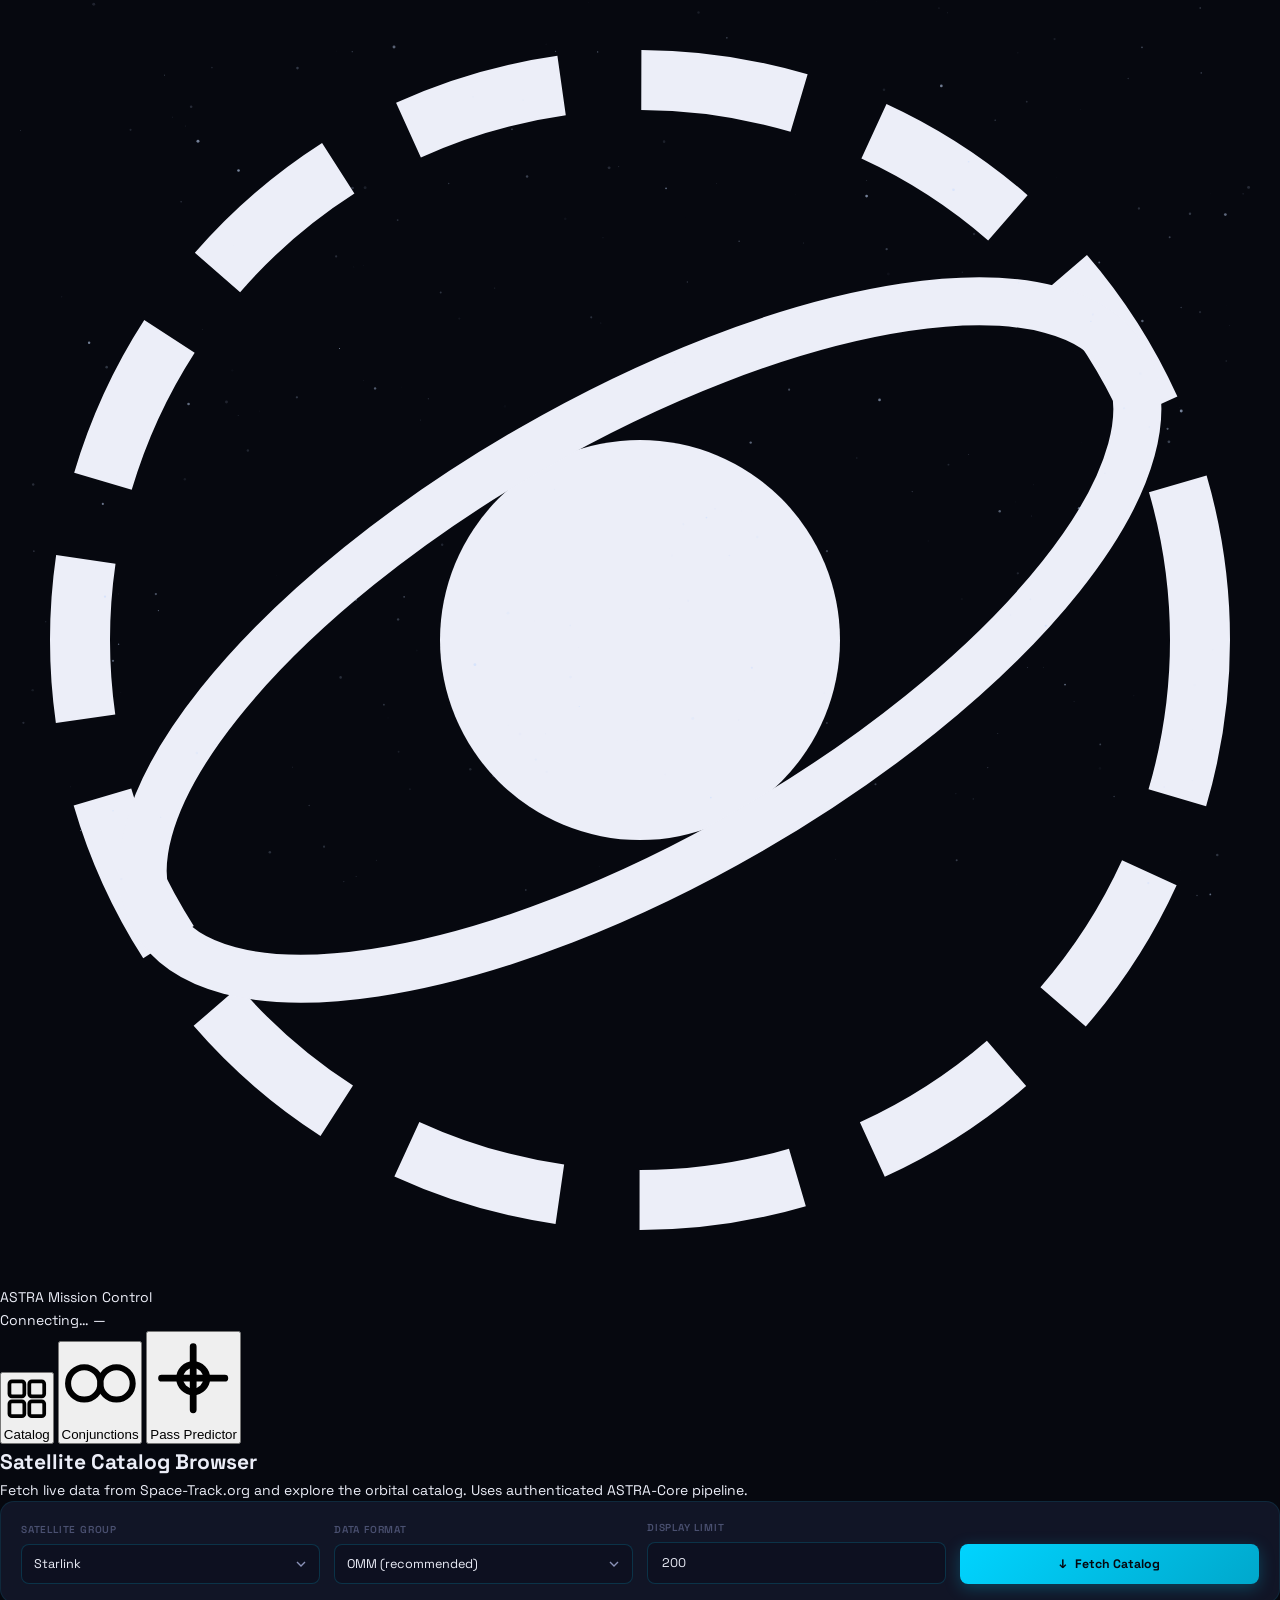
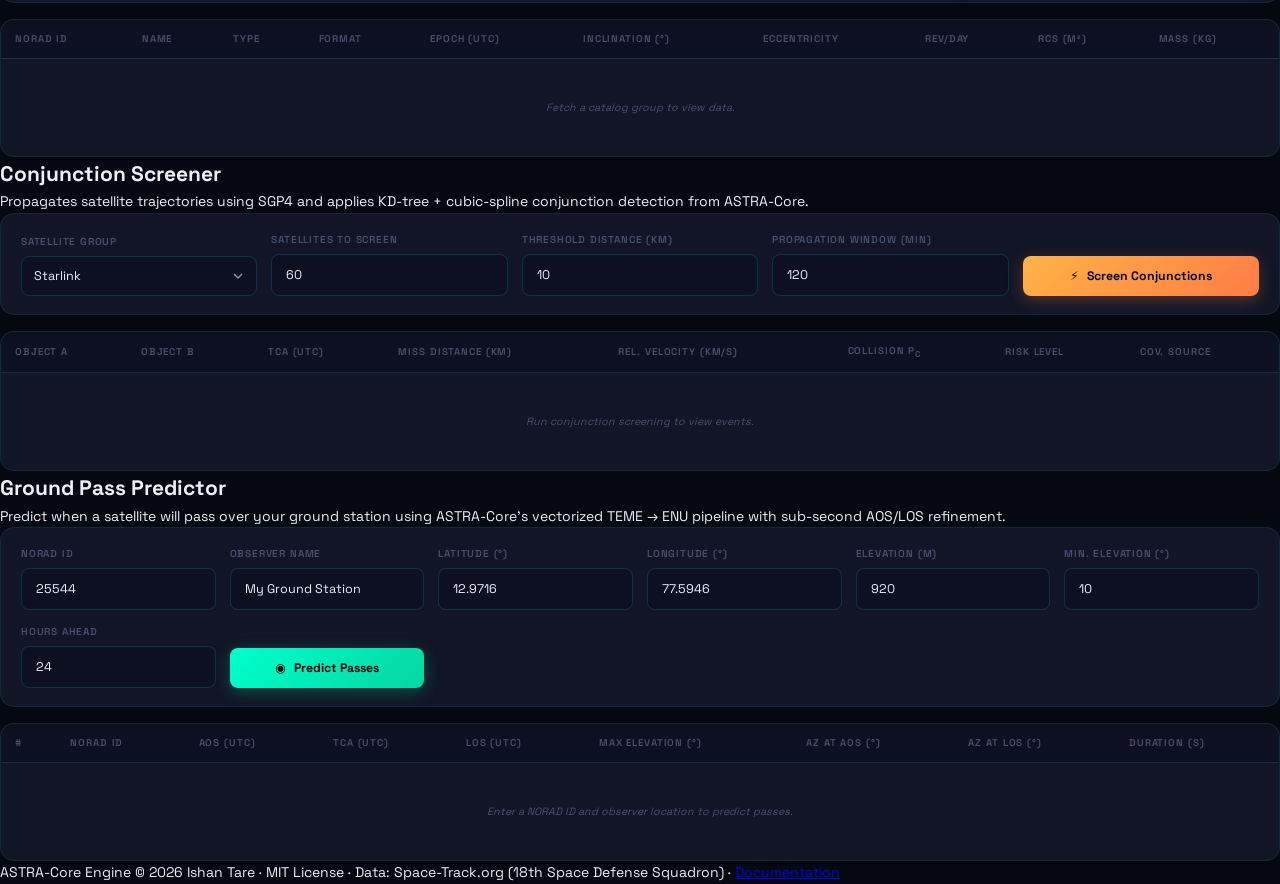
<file: templates/index.html>
<!DOCTYPE html>
<html lang="en">
<head>
  <meta charset="UTF-8" />
  <meta name="viewport" content="width=device-width, initial-scale=1.0" />
  <meta name="description" content="ASTRA Mission Control — Live Space Situational Awareness powered by the ASTRA-Core physics engine and Space-Track.org data." />
  <title>ASTRA · Mission Control</title>

  <!-- Google Fonts -->
  <link rel="preconnect" href="https://fonts.googleapis.com" />
  <link rel="preconnect" href="https://fonts.gstatic.com" crossorigin />
  <link href="https://fonts.googleapis.com/css2?family=Space+Grotesk:wght@300;400;500;600;700&family=JetBrains+Mono:wght@400;500&display=swap" rel="stylesheet" />

  <link rel="stylesheet" href="/static/style.css" />
</head>
<body>

  <!-- ════════ STAR FIELD CANVAS ════════ -->
  <canvas id="starfield"></canvas>

  <!-- ════════ TOP NAV ════════ -->
  <header class="topbar">
    <div class="topbar-brand">
      <svg class="brand-icon" viewBox="0 0 32 32" fill="none" xmlns="http://www.w3.org/2000/svg">
        <circle cx="16" cy="16" r="14" stroke="currentColor" stroke-width="1.5" stroke-dasharray="4 2"/>
        <circle cx="16" cy="16" r="5" fill="currentColor"/>
        <ellipse cx="16" cy="16" rx="14" ry="5.5" stroke="currentColor" stroke-width="1.2" transform="rotate(-30 16 16)"/>
      </svg>
      <span class="brand-name">ASTRA</span>
      <span class="brand-sub">Mission Control</span>
    </div>

    <div class="topbar-status" id="statusBar">
      <span class="status-dot" id="statusDot"></span>
      <span id="statusText">Connecting…</span>
      <span class="version-badge" id="versionBadge">—</span>
    </div>

    <nav class="topbar-nav">
      <button class="nav-btn active" data-tab="catalog" id="navCatalog">
        <svg viewBox="0 0 20 20" fill="none"><rect x="3" y="3" width="6" height="6" rx="1" stroke="currentColor" stroke-width="1.5"/><rect x="11" y="3" width="6" height="6" rx="1" stroke="currentColor" stroke-width="1.5"/><rect x="3" y="11" width="6" height="6" rx="1" stroke="currentColor" stroke-width="1.5"/><rect x="11" y="11" width="6" height="6" rx="1" stroke="currentColor" stroke-width="1.5"/></svg>
        Catalog
      </button>
      <button class="nav-btn" data-tab="conjunctions" id="navConjunctions">
        <svg viewBox="0 0 20 20" fill="none"><circle cx="6" cy="10" r="4" stroke="currentColor" stroke-width="1.5"/><circle cx="14" cy="10" r="4" stroke="currentColor" stroke-width="1.5"/></svg>
        Conjunctions
      </button>
      <button class="nav-btn" data-tab="passes" id="navPasses">
        <svg viewBox="0 0 20 20" fill="none"><path d="M10 3 L10 17 M3 10 L17 10" stroke="currentColor" stroke-width="1.5" stroke-linecap="round"/><circle cx="10" cy="10" r="3" stroke="currentColor" stroke-width="1.5"/></svg>
        Pass Predictor
      </button>
    </nav>
  </header>

  <!-- ════════ MAIN CONTENT ════════ -->
  <main class="main">

    <!-- ── TAB: CATALOG ── -->
    <section class="tab-panel active" id="tabCatalog">
      <div class="panel-header">
        <h1 class="panel-title">Satellite Catalog Browser</h1>
        <p class="panel-sub">Fetch live data from Space-Track.org and explore the orbital catalog. Uses authenticated ASTRA-Core pipeline.</p>
      </div>

      <div class="control-card">
        <div class="control-grid">
          <div class="form-group">
            <label for="catalogGroup">Satellite Group</label>
            <select id="catalogGroup">
              <option value="starlink">Starlink</option>
              <option value="gps-ops">GPS Constellation</option>
              <option value="iridium-33-debris">Iridium-33 Debris</option>
              <option value="cosmos-2251-debris">Cosmos-2251 Debris</option>
              <option value="active">All Active Satellites</option>
            </select>
          </div>
          <div class="form-group">
            <label for="catalogFormat">Data Format</label>
            <select id="catalogFormat">
              <option value="json">OMM (recommended)</option>
              <option value="tle">TLE (legacy)</option>
            </select>
          </div>
          <div class="form-group">
            <label for="catalogLimit">Display Limit</label>
            <input type="number" id="catalogLimit" value="200" min="10" max="500" />
          </div>
          <div class="form-group form-group--action">
            <button class="btn-primary" id="btnFetchCatalog">
              <span class="btn-icon">↓</span> Fetch Catalog
            </button>
          </div>
        </div>
      </div>

      <div id="catalogMeta" class="result-meta hidden"></div>
      <div id="catalogLoader" class="loader-container hidden">
        <div class="orbit-loader"></div>
        <p>Authenticating with Space-Track.org and fetching data…</p>
      </div>
      <div id="catalogError" class="error-card hidden"></div>

      <div class="table-wrapper" id="catalogTableWrapper">
        <table class="data-table" id="catalogTable">
          <thead>
            <tr>
              <th>NORAD ID</th>
              <th>Name</th>
              <th>Type</th>
              <th>Format</th>
              <th>Epoch (UTC)</th>
              <th>Inclination (°)</th>
              <th>Eccentricity</th>
              <th>Rev/Day</th>
              <th>RCS (m²)</th>
              <th>Mass (kg)</th>
            </tr>
          </thead>
          <tbody id="catalogTbody">
            <tr class="empty-row"><td colspan="10">Fetch a catalog group to view data.</td></tr>
          </tbody>
        </table>
      </div>
    </section>

    <!-- ── TAB: CONJUNCTIONS ── -->
    <section class="tab-panel" id="tabConjunctions">
      <div class="panel-header">
        <h1 class="panel-title">Conjunction Screener</h1>
        <p class="panel-sub">Propagates satellite trajectories using SGP4 and applies KD-tree + cubic-spline conjunction detection from ASTRA-Core.</p>
      </div>

      <div class="control-card">
        <div class="control-grid">
          <div class="form-group">
            <label for="conjGroup">Satellite Group</label>
            <select id="conjGroup">
              <option value="starlink">Starlink</option>
              <option value="iridium-33-debris">Iridium-33 Debris</option>
              <option value="cosmos-2251-debris">Cosmos-2251 Debris</option>
              <option value="gps-ops">GPS Constellation</option>
            </select>
          </div>
          <div class="form-group">
            <label for="conjLimit">Satellites to Screen</label>
            <input type="number" id="conjLimit" value="60" min="10" max="200" />
          </div>
          <div class="form-group">
            <label for="conjThreshold">Threshold Distance (km)</label>
            <input type="number" id="conjThreshold" value="10" min="1" max="100" step="0.5" />
          </div>
          <div class="form-group">
            <label for="conjDuration">Propagation Window (min)</label>
            <input type="number" id="conjDuration" value="120" min="30" max="1440" step="30" />
          </div>
          <div class="form-group form-group--action">
            <button class="btn-primary btn-warning" id="btnRunConjunctions">
              <span class="btn-icon">⚡</span> Screen Conjunctions
            </button>
          </div>
        </div>
      </div>

      <div id="conjMeta" class="result-meta hidden"></div>
      <div id="conjLoader" class="loader-container hidden">
        <div class="orbit-loader"></div>
        <p>Fetching catalog → propagating orbits → screening conjunctions…</p>
      </div>
      <div id="conjError" class="error-card hidden"></div>

      <div class="table-wrapper" id="conjTableWrapper">
        <table class="data-table" id="conjTable">
          <thead>
            <tr>
              <th>Object A</th>
              <th>Object B</th>
              <th>TCA (UTC)</th>
              <th>Miss Distance (km)</th>
              <th>Rel. Velocity (km/s)</th>
              <th>Collision P<sub>c</sub></th>
              <th>Risk Level</th>
              <th>Cov. Source</th>
            </tr>
          </thead>
          <tbody id="conjTbody">
            <tr class="empty-row"><td colspan="8">Run conjunction screening to view events.</td></tr>
          </tbody>
        </table>
      </div>
    </section>

    <!-- ── TAB: PASS PREDICTOR ── -->
    <section class="tab-panel" id="tabPasses">
      <div class="panel-header">
        <h1 class="panel-title">Ground Pass Predictor</h1>
        <p class="panel-sub">Predict when a satellite will pass over your ground station using ASTRA-Core's vectorized TEME → ENU pipeline with sub-second AOS/LOS refinement.</p>
      </div>

      <div class="control-card">
        <div class="control-grid control-grid--passes">
          <div class="form-group">
            <label for="passNorad">NORAD ID</label>
            <input type="text" id="passNorad" value="25544" placeholder="e.g. 25544 (ISS)" />
          </div>
          <div class="form-group">
            <label for="passObsName">Observer Name</label>
            <input type="text" id="passObsName" value="My Ground Station" />
          </div>
          <div class="form-group">
            <label for="passLat">Latitude (°)</label>
            <input type="number" id="passLat" value="12.9716" step="0.001" min="-90" max="90" />
          </div>
          <div class="form-group">
            <label for="passLon">Longitude (°)</label>
            <input type="number" id="passLon" value="77.5946" step="0.001" min="-180" max="180" />
          </div>
          <div class="form-group">
            <label for="passElev">Elevation (m)</label>
            <input type="number" id="passElev" value="920" min="0" max="8849" />
          </div>
          <div class="form-group">
            <label for="passMinElev">Min. Elevation (°)</label>
            <input type="number" id="passMinElev" value="10" min="0" max="90" />
          </div>
          <div class="form-group">
            <label for="passHours">Hours Ahead</label>
            <input type="number" id="passHours" value="24" min="4" max="72" />
          </div>
          <div class="form-group form-group--action">
            <button class="btn-primary btn-green" id="btnRunPasses">
              <span class="btn-icon">◉</span> Predict Passes
            </button>
          </div>
        </div>
      </div>

      <div id="passMeta" class="result-meta hidden"></div>
      <div id="passLoader" class="loader-container hidden">
        <div class="orbit-loader"></div>
        <p>Fetching satellite data and computing pass windows…</p>
      </div>
      <div id="passError" class="error-card hidden"></div>

      <div class="table-wrapper" id="passTableWrapper">
        <table class="data-table" id="passTable">
          <thead>
            <tr>
              <th>#</th>
              <th>NORAD ID</th>
              <th>AOS (UTC)</th>
              <th>TCA (UTC)</th>
              <th>LOS (UTC)</th>
              <th>Max Elevation (°)</th>
              <th>Az at AOS (°)</th>
              <th>Az at LOS (°)</th>
              <th>Duration (s)</th>
            </tr>
          </thead>
          <tbody id="passTbody">
            <tr class="empty-row"><td colspan="9">Enter a NORAD ID and observer location to predict passes.</td></tr>
          </tbody>
        </table>
      </div>
    </section>

  </main>

  <!-- ════════ FOOTER ════════ -->
  <footer class="footer">
    <span>ASTRA-Core Engine &copy; 2026 Ishan Tare · MIT License</span>
    <span class="footer-sep">·</span>
    <span>Data: Space-Track.org (18th Space Defense Squadron)</span>
    <span class="footer-sep">·</span>
    <a href="https://astra-core.readthedocs.io" target="_blank" rel="noopener">Documentation</a>
  </footer>

  <script src="/static/app.js"></script>
</body>
</html>
</file>
<file: static/style.css>
/* ═══════════════════════════════════════════════════════════════════
   ASTRA Mission Control Platform — Design System v2
   ═══════════════════════════════════════════════════════════════════ */

*, *::before, *::after { box-sizing: border-box; margin: 0; padding: 0; }

:root {
  --bg-void:      #06080f;
  --bg-deep:      #090c1a;
  --bg-panel:     #0d1020;
  --bg-card:      #111526;
  --bg-hover:     #181d35;
  --bg-glass:     rgba(13,16,32,0.75);

  --cyan:         #00d4ff;
  --cyan-dim:     #00a8cc;
  --cyan-ghost:   rgba(0,212,255,0.08);
  --cyan-glow:    rgba(0,212,255,0.25);
  --teal:         #00ffcc;
  --amber:        #ffb347;
  --red:          #ff4d6d;
  --orange:       #ff7c45;
  --yellow:       #ffd166;
  --green:        #06d6a0;
  --purple:       #a78bfa;

  --text-primary:   #eceef8;
  --text-secondary: #8b92b8;
  --text-muted:     #4a5070;

  --border:       rgba(0,212,255,0.10);
  --border-mid:   rgba(0,212,255,0.18);
  --border-bright:rgba(0,212,255,0.45);

  --sidebar-w:    240px;
  --sidebar-w-sm: 62px;
  --topbar-h:     52px;

  --font-ui:   'Space Grotesk', system-ui, sans-serif;
  --font-mono: 'JetBrains Mono', 'Fira Mono', monospace;
  --radius:    8px;
  --radius-lg: 14px;
  --radius-xl: 20px;
}

html { font-size: 14px; scroll-behavior: smooth; }

body {
  font-family: var(--font-ui);
  background: var(--bg-void);
  color: var(--text-primary);
  min-height: 100vh;
  line-height: 1.6;
  overflow-x: hidden;
}

#starfield {
  position: fixed;
  inset: 0;
  z-index: 0;
  pointer-events: none;
}

/* ════════════════════════════════════════════════════════════
   AUTH — Login Page
   ════════════════════════════════════════════════════════════ */

.auth-body { overflow: hidden; height: 100vh; }

.auth-shell {
  position: relative;
  z-index: 1;
  display: grid;
  grid-template-columns: 1fr 1fr;
  min-height: 100vh;
}

/* ── Left Panel ── */
.auth-left {
  display: flex;
  align-items: center;
  justify-content: center;
  padding: 48px;
  background: linear-gradient(145deg, rgba(0,212,255,0.04) 0%, transparent 60%);
  border-right: 1px solid var(--border);
}

.auth-left-inner { max-width: 440px; }

.auth-brand {
  display: flex;
  align-items: center;
  gap: 16px;
  margin-bottom: 52px;
}

.auth-brand-icon {
  width: 52px; height: 52px;
  color: var(--cyan);
  filter: drop-shadow(0 0 12px var(--cyan-glow));
  animation: orbitSpin 24s linear infinite;
}

@keyframes orbitSpin { to { transform: rotate(360deg); } }

.auth-brand-name {
  font-size: 1.8rem;
  font-weight: 800;
  letter-spacing: 0.15em;
  color: var(--cyan);
  text-shadow: 0 0 20px var(--cyan-glow);
}

.auth-brand-tagline {
  font-size: 0.72rem;
  text-transform: uppercase;
  letter-spacing: 0.12em;
  color: var(--text-muted);
  margin-top: 2px;
}

.auth-hero { margin-bottom: 40px; }

.auth-hero-title {
  font-size: 2.2rem;
  font-weight: 700;
  line-height: 1.15;
  letter-spacing: -0.03em;
  margin-bottom: 16px;
  background: linear-gradient(135deg, #fff 40%, var(--cyan));
  -webkit-background-clip: text;
  -webkit-text-fill-color: transparent;
  background-clip: text;
}

.auth-hero-desc {
  font-size: 0.9rem;
  color: var(--text-secondary);
  line-height: 1.7;
}

.auth-features { display: flex; flex-direction: column; gap: 12px; margin-bottom: 48px; }

.auth-feat {
  display: flex;
  align-items: center;
  gap: 12px;
  font-size: 0.85rem;
  color: var(--text-secondary);
}

.feat-icon { font-size: 1rem; width: 24px; flex-shrink: 0; }

.auth-version {
  font-size: 0.7rem;
  color: var(--text-muted);
  font-family: var(--font-mono);
}

/* ── Right Panel (form) ── */
.auth-right {
  display: flex;
  align-items: center;
  justify-content: center;
  padding: 48px 32px;
}

.auth-card {
  width: 100%;
  max-width: 400px;
  background: var(--bg-card);
  border: 1px solid var(--border-mid);
  border-radius: var(--radius-xl);
  padding: 36px 32px;
  box-shadow: 0 24px 80px rgba(0,0,0,0.6);
}

.auth-tabs {
  display: flex;
  gap: 4px;
  margin-bottom: 28px;
  padding: 4px;
  background: var(--bg-panel);
  border-radius: var(--radius);
}

.auth-tab {
  flex: 1;
  padding: 8px 0;
  border: none;
  border-radius: calc(var(--radius) - 2px);
  background: transparent;
  color: var(--text-muted);
  font-family: var(--font-ui);
  font-size: 0.85rem;
  font-weight: 600;
  cursor: pointer;
  transition: all 0.2s;
}

.auth-tab.active {
  background: var(--bg-hover);
  color: var(--cyan);
  border: 1px solid var(--border-mid);
}

/* Flash messages */
.flash {
  padding: 10px 14px;
  border-radius: var(--radius);
  margin-bottom: 16px;
  font-size: 0.85rem;
}
.flash-error   { background: rgba(255,77,109,0.1); border:1px solid rgba(255,77,109,0.3); color:#ff8fa3; }
.flash-success { background: rgba(6,214,160,0.1);  border:1px solid rgba(6,214,160,0.25); color:var(--green); }

/* Form fields */
.field-group { display: flex; flex-direction: column; gap: 6px; margin-bottom: 16px; }

.field-group label {
  font-size: 0.76rem;
  text-transform: uppercase;
  letter-spacing: 0.08em;
  color: var(--text-muted);
  font-weight: 600;
}

.field-group input,
.form-group input,
.form-group select {
  height: 42px;
  padding: 0 14px;
  background: var(--bg-panel);
  border: 1px solid var(--border-mid);
  border-radius: var(--radius);
  color: var(--text-primary);
  font-family: var(--font-ui);
  font-size: 0.9rem;
  outline: none;
  transition: border-color 0.2s, box-shadow 0.2s;
  width: 100%;
}

.field-group input:focus,
.form-group input:focus,
.form-group select:focus {
  border-color: var(--cyan);
  box-shadow: 0 0 0 3px var(--cyan-ghost);
}

.field-pw-wrap { position: relative; }
.field-pw-wrap input { padding-right: 42px; }
.pw-toggle {
  position: absolute;
  right: 12px; top: 50%;
  transform: translateY(-50%);
  background: none;
  border: none;
  color: var(--text-muted);
  cursor: pointer;
  font-size: 0.9rem;
  padding: 0;
  line-height: 1;
}

.auth-submit-btn {
  width: 100%;
  height: 46px;
  border: none;
  border-radius: var(--radius);
  background: linear-gradient(135deg, var(--cyan), var(--cyan-dim));
  color: var(--bg-void);
  font-family: var(--font-ui);
  font-size: 0.9rem;
  font-weight: 700;
  cursor: pointer;
  transition: opacity 0.2s, box-shadow 0.2s;
  box-shadow: 0 4px 20px var(--cyan-glow);
  display: flex;
  align-items: center;
  justify-content: center;
  gap: 10px;
  margin-bottom: 14px;
}

.auth-submit-btn:hover { opacity: 0.92; box-shadow: 0 4px 28px var(--cyan-glow); }
.auth-submit-green { background: linear-gradient(135deg, var(--teal), var(--green)); box-shadow: 0 4px 20px rgba(6,214,160,0.3); }

.auth-switch { font-size: 0.82rem; text-align: center; color: var(--text-muted); }
.auth-switch a { color: var(--cyan); text-decoration: none; }
.auth-switch a:hover { text-decoration: underline; }

/* ════════════════════════════════════════════════════════════
   APP SHELL — Sidebar + Content
   ════════════════════════════════════════════════════════════ */

.app-body { overflow: hidden; height: 100vh; }

/* ── Sidebar ── */
.sidebar {
  position: fixed;
  top: 0; left: 0; bottom: 0;
  width: var(--sidebar-w);
  z-index: 200;
  display: flex;
  flex-direction: column;
  background: rgba(9,12,26,0.97);
  border-right: 1px solid var(--border);
  transition: width 0.3s ease;
  backdrop-filter: blur(20px);
}

.sidebar.collapsed { width: var(--sidebar-w-sm); }
.sidebar.collapsed .sidebar-brand,
.sidebar.collapsed .sidebar-nav span,
.sidebar.collapsed .sidebar-cred-status span,
.sidebar.collapsed .user-info,
.sidebar.collapsed .logout-btn { display: none; }
.sidebar.collapsed .sidebar-header { justify-content: center; }
.sidebar.collapsed .sidebar-collapse-btn { transform: rotate(180deg); }
.sidebar.collapsed .sidebar-link { justify-content: center; padding: 12px 0; }
.sidebar.collapsed .sidebar-footer { padding: 16px 8px; }
.sidebar.collapsed .user-avatar { margin: 0 auto; }
.sidebar.collapsed .sidebar-user { justify-content: center; }

.sidebar-header {
  display: flex;
  align-items: center;
  gap: 10px;
  padding: 16px 16px 16px 18px;
  border-bottom: 1px solid var(--border);
  min-height: 64px;
}

.sidebar-logo {
  width: 32px; height: 32px;
  flex-shrink: 0;
  color: var(--cyan);
  filter: drop-shadow(0 0 6px var(--cyan-glow));
  animation: orbitSpin 20s linear infinite;
}

.sidebar-brand { flex: 1; min-width: 0; }
.sidebar-brand-name {
  font-size: 1.05rem;
  font-weight: 700;
  letter-spacing: 0.1em;
  color: var(--cyan);
  text-shadow: 0 0 10px var(--cyan-glow);
  display: block;
}
.sidebar-brand-sub {
  font-size: 0.62rem;
  text-transform: uppercase;
  letter-spacing: 0.12em;
  color: var(--text-muted);
}

.sidebar-collapse-btn {
  flex-shrink: 0;
  width: 24px; height: 24px;
  border: 1px solid var(--border-mid);
  border-radius: 50%;
  background: var(--bg-hover);
  color: var(--text-muted);
  cursor: pointer;
  font-size: 0.85rem;
  display: flex;
  align-items: center;
  justify-content: center;
  transition: all 0.3s;
  line-height: 1;
}
.sidebar-collapse-btn:hover { color: var(--cyan); border-color: var(--border-bright); }

.sidebar-nav {
  flex: 1;
  padding: 12px 8px;
  display: flex;
  flex-direction: column;
  gap: 2px;
  overflow-y: auto;
}

.sidebar-link {
  display: flex;
  align-items: center;
  gap: 10px;
  padding: 10px 12px;
  border-radius: var(--radius);
  color: var(--text-secondary);
  text-decoration: none;
  font-size: 0.88rem;
  font-weight: 500;
  transition: all 0.15s;
  white-space: nowrap;
  overflow: hidden;
}
.sidebar-link svg { width: 18px; height: 18px; flex-shrink: 0; }
.sidebar-link:hover { background: var(--bg-hover); color: var(--text-primary); }
.sidebar-link.active {
  background: var(--cyan-ghost);
  color: var(--cyan);
  border: 1px solid var(--border);
}

.sidebar-footer {
  padding: 12px 10px;
  border-top: 1px solid var(--border);
  display: flex;
  flex-direction: column;
  gap: 8px;
}

.sidebar-cred-status {
  display: flex;
  align-items: center;
  gap: 8px;
  padding: 6px 10px;
  border-radius: var(--radius);
  font-size: 0.75rem;
  font-weight: 500;
  cursor: default;
  border: none;
  background: transparent;
  text-align: left;
  width: 100%;
  font-family: var(--font-ui);
  white-space: nowrap;
  overflow: hidden;
}
.sidebar-cred-status.ok   { color: var(--green); }
.sidebar-cred-status.warn { color: var(--amber); cursor: pointer; }
.sidebar-cred-status.warn:hover { background: rgba(255,179,71,0.08); }

.cred-dot {
  width: 7px; height: 7px;
  border-radius: 50%;
  flex-shrink: 0;
}
.ok   .cred-dot { background: var(--green); box-shadow: 0 0 5px var(--green); }
.warn .cred-dot { background: var(--amber); box-shadow: 0 0 5px var(--amber); animation: pulse 2s infinite; }

@keyframes pulse {
  0%,100% { opacity: 1; }
  50%      { opacity: 0.4; }
}

.sidebar-user {
  display: flex;
  align-items: center;
  gap: 10px;
  padding: 6px 10px;
  overflow: hidden;
}
.user-avatar {
  width: 32px; height: 32px;
  border-radius: 50%;
  background: linear-gradient(135deg, var(--cyan), var(--purple));
  display: flex;
  align-items: center;
  justify-content: center;
  font-size: 0.85rem;
  font-weight: 700;
  color: #fff;
  flex-shrink: 0;
}
.user-info { flex: 1; min-width: 0; }
.user-name { font-size: 0.82rem; font-weight: 600; color: var(--text-primary); truncate: hidden; }
.user-role { font-size: 0.68rem; color: var(--text-muted); text-transform: uppercase; letter-spacing: 0.06em; }

.logout-btn {
  flex-shrink: 0;
  width: 28px; height: 28px;
  border-radius: var(--radius);
  background: rgba(255,77,109,0.08);
  border: 1px solid rgba(255,77,109,0.2);
  color: var(--red);
  display: flex;
  align-items: center;
  justify-content: center;
  text-decoration: none;
  font-size: 0.9rem;
  transition: all 0.2s;
}
.logout-btn:hover { background: rgba(255,77,109,0.18); }

/* ── App Content ── */
.app-content {
  margin-left: var(--sidebar-w);
  display: flex;
  flex-direction: column;
  height: 100vh;
  overflow: hidden;
  transition: margin-left 0.3s;
}

.sidebar.collapsed + .app-content { margin-left: var(--sidebar-w-sm); }

.app-topbar {
  flex-shrink: 0;
  height: var(--topbar-h);
  display: flex;
  align-items: center;
  justify-content: space-between;
  padding: 0 24px;
  background: rgba(9,12,26,0.9);
  border-bottom: 1px solid var(--border);
  backdrop-filter: blur(12px);
}

.breadcrumb { display: flex; align-items: center; gap: 8px; font-size: 0.85rem; }
.breadcrumb-root { color: var(--text-muted); }
.breadcrumb-sep  { color: var(--border-bright); }
.breadcrumb-current { color: var(--text-primary); font-weight: 600; }

.topbar-right { display: flex; align-items: center; gap: 10px; }

.version-chip {
  padding: 3px 9px;
  border-radius: 20px;
  background: var(--cyan-ghost);
  border: 1px solid var(--border);
  color: var(--cyan-dim);
  font-family: var(--font-mono);
  font-size: 0.72rem;
}

.st-status-chip {
  display: flex;
  align-items: center;
  gap: 6px;
  padding: 4px 10px;
  border-radius: 20px;
  font-size: 0.75rem;
  font-weight: 600;
  border: none;
  cursor: default;
  font-family: var(--font-ui);
}
.st-status-chip.ok   { background: rgba(6,214,160,0.1); color: var(--green); border: 1px solid rgba(6,214,160,0.2); }
.st-status-chip.warn { background: rgba(255,179,71,0.1); color: var(--amber); border: 1px solid rgba(255,179,71,0.25); cursor: pointer; }
.st-status-chip.warn:hover { background: rgba(255,179,71,0.18); }
.chip-dot { width: 6px; height: 6px; border-radius: 50%; background: currentColor; }

.topbar-time {
  font-family: var(--font-mono);
  font-size: 0.72rem;
  color: var(--text-muted);
}

.page-content {
  flex: 1;
  overflow-y: auto;
  padding: 24px 28px;
}

/* ── Page Header ── */
.page-header { display: flex; align-items: flex-start; justify-content: space-between; margin-bottom: 22px; }
.page-title  { font-size: 1.4rem; font-weight: 700; letter-spacing: -0.02em; margin-bottom: 6px; }
.page-sub    { font-size: 0.84rem; color: var(--text-secondary); max-width: 660px; line-height: 1.6; }

/* ════════════════════════════════════════════════════════════
   DASHBOARD
   ════════════════════════════════════════════════════════════ */

.db-welcome {
  display: flex;
  align-items: center;
  justify-content: space-between;
  margin-bottom: 24px;
}

.db-title {
  font-size: 1.5rem;
  font-weight: 700;
  letter-spacing: -0.02em;
  margin-bottom: 6px;
}

.accent { color: var(--cyan); }

.db-sub { font-size: 0.85rem; color: var(--text-secondary); }

/* Stats Grid */
.stats-grid {
  display: grid;
  grid-template-columns: repeat(4, 1fr);
  gap: 16px;
  margin-bottom: 24px;
}

.stat-card {
  background: var(--bg-card);
  border: 1px solid var(--border);
  border-radius: var(--radius-lg);
  padding: 20px;
  display: flex;
  flex-direction: column;
  gap: 12px;
  transition: border-color 0.2s, box-shadow 0.2s;
  position: relative;
  overflow: hidden;
}

.stat-card::before {
  content: '';
  position: absolute;
  top: 0; left: 0; right: 0;
  height: 2px;
  background: linear-gradient(90deg, var(--cyan), transparent);
  opacity: 0.3;
}

.stat-card:hover { border-color: var(--border-mid); box-shadow: 0 4px 24px rgba(0,0,0,0.4); }

.stat-icon {
  width: 40px; height: 40px;
  border-radius: var(--radius);
  display: flex;
  align-items: center;
  justify-content: center;
  font-size: 1.2rem;
}

.stat-value {
  font-size: 1.8rem;
  font-weight: 700;
  font-family: var(--font-mono);
  color: var(--text-primary);
  line-height: 1;
}

.stat-value--sm { font-size: 1rem; }

.stat-label { font-size: 0.75rem; text-transform: uppercase; letter-spacing: 0.08em; color: var(--text-muted); margin-top: 4px; }
.stat-trend { font-size: 0.72rem; color: var(--text-muted); }

.rb-wrap { display: flex; height: 4px; border-radius: 2px; overflow: hidden; gap: 1px; }
.rb-seg  { height: 100%; border-radius: 1px; }
.rb-legend { display: flex; gap: 10px; font-size: 0.65rem; margin-top: 4px; color: var(--text-muted); }

/* Dashboard Lower */
.db-lower {
  display: grid;
  grid-template-columns: 1.5fr 1fr;
  gap: 16px;
  margin-bottom: 24px;
}

.db-section { background: var(--bg-card); border: 1px solid var(--border); border-radius: var(--radius-lg); padding: 20px; }
.db-section-title { font-size: 0.82rem; text-transform: uppercase; letter-spacing: 0.1em; color: var(--text-muted); font-weight: 600; margin-bottom: 16px; }

/* Action Tiles */
.action-tiles { display: flex; flex-direction: column; gap: 10px; }

.action-tile {
  display: flex;
  align-items: center;
  gap: 14px;
  padding: 14px 16px;
  background: var(--bg-panel);
  border: 1px solid var(--border);
  border-radius: var(--radius);
  text-decoration: none;
  color: inherit;
  transition: all 0.2s;
}

.action-tile:hover {
  background: var(--bg-hover);
  border-color: var(--border-mid);
  transform: translateX(4px);
}

.tile-icon {
  width: 40px; height: 40px;
  border-radius: var(--radius);
  flex-shrink: 0;
  display: flex;
  align-items: center;
  justify-content: center;
}
.tile-icon svg { width: 22px; height: 22px; }

.tile-text { flex: 1; min-width: 0; }
.tile-name { font-size: 0.9rem; font-weight: 600; color: var(--text-primary); }
.tile-desc { font-size: 0.75rem; color: var(--text-muted); margin-top: 2px; }
.tile-arrow { color: var(--text-muted); font-size: 1rem; }

/* Activity Log */
.db-section--activity .activity-list { display: flex; flex-direction: column; gap: 8px; }

.activity-row {
  display: flex;
  align-items: center;
  gap: 8px;
  font-size: 0.78rem;
  padding: 6px 8px;
  border-radius: var(--radius);
  border: 1px solid transparent;
}
.activity-row:hover { background: var(--bg-hover); border-color: var(--border); }

.activity-badge {
  padding: 2px 7px;
  border-radius: 20px;
  font-size: 0.65rem;
  font-weight: 700;
  letter-spacing: 0.06em;
  white-space: nowrap;
  background: var(--bg-hover);
  color: var(--cyan);
  border: 1px solid var(--border);
}

.activity-detail { flex: 1; color: var(--text-secondary); overflow: hidden; text-overflow: ellipsis; white-space: nowrap; }
.activity-time   { color: var(--text-muted); font-family: var(--font-mono); font-size: 0.68rem; white-space: nowrap; }
.activity-empty  { color: var(--text-muted); font-style: italic; font-size: 0.82rem; text-align: center; padding: 16px; }

/* Quick Lookup */
.quick-lookup { display: flex; gap: 10px; margin-bottom: 10px; }
.ql-input { flex: 1; height: 40px; padding: 0 14px; background: var(--bg-panel); border: 1px solid var(--border-mid); border-radius: var(--radius); color: var(--text-primary); font-family: var(--font-ui); font-size: 0.88rem; outline: none; }
.ql-input:focus { border-color: var(--cyan); box-shadow: 0 0 0 3px var(--cyan-ghost); }

.ql-result { margin-top: 10px; }
.ql-card   { padding: 14px 16px; background: var(--bg-panel); border: 1px solid var(--border-mid); border-radius: var(--radius); display: flex; align-items: center; gap: 16px; flex-wrap: wrap; }
.ql-field  { display: flex; flex-direction: column; gap: 2px; }
.ql-field span  { font-size: 0.68rem; color: var(--text-muted); text-transform: uppercase; letter-spacing: 0.08em; }
.ql-field strong { font-size: 0.9rem; color: var(--text-primary); font-family: var(--font-mono); }
.ql-actions { margin-left: auto; display: flex; gap: 10px; }
.ql-link { color: var(--cyan); font-size: 0.82rem; text-decoration: none; }
.ql-link:hover { text-decoration: underline; }

/* ════════════════════════════════════════════════════════════
   CONTROLS & FORMS (shared across pages)
   ════════════════════════════════════════════════════════════ */

.control-card {
  background: var(--bg-card);
  border: 1px solid var(--border);
  border-radius: var(--radius-lg);
  padding: 18px 20px;
  margin-bottom: 16px;
}

.control-grid {
  display: grid;
  grid-template-columns: repeat(auto-fit, minmax(170px, 1fr));
  gap: 14px;
  align-items: end;
}

.control-grid--wide {
  grid-template-columns: repeat(auto-fit, minmax(150px, 1fr));
}

.form-group { display: flex; flex-direction: column; gap: 6px; }
.form-group--action { align-self: end; }

.form-group label {
  font-size: 0.72rem;
  text-transform: uppercase;
  letter-spacing: 0.08em;
  color: var(--text-muted);
  font-weight: 600;
}

.form-group select {
  height: 40px;
  padding: 0 32px 0 12px;
  background-image: url("data:image/svg+xml;charset=utf-8,%3Csvg xmlns='http://www.w3.org/2000/svg' width='16' height='16' viewBox='0 0 24 24' fill='none' stroke='%238b92b8' stroke-width='2'%3E%3Cpath d='M6 9l6 6 6-6'/%3E%3C/svg%3E");
  background-repeat: no-repeat;
  background-position: right 10px center;
  appearance: none;
  -webkit-appearance: none;
  cursor: pointer;
}

/* Buttons */
.btn-primary {
  display: flex; align-items: center; justify-content: center; gap: 8px;
  height: 40px; padding: 0 20px;
  border-radius: var(--radius); border: none;
  background: linear-gradient(135deg, var(--cyan), var(--cyan-dim));
  color: var(--bg-void);
  font-family: var(--font-ui); font-size: 0.88rem; font-weight: 700;
  cursor: pointer;
  transition: opacity 0.2s, box-shadow 0.2s, transform 0.1s;
  box-shadow: 0 4px 16px var(--cyan-glow);
  white-space: nowrap;
}
.btn-primary:hover  { opacity: 0.9; box-shadow: 0 4px 24px var(--cyan-glow); }
.btn-primary:active { transform: scale(0.98); }
.btn-primary:disabled { opacity: 0.4; cursor: not-allowed; }

.btn-warning { background: linear-gradient(135deg, var(--amber), var(--orange)); box-shadow: 0 4px 16px rgba(255,124,69,0.3); }
.btn-green   { background: linear-gradient(135deg, var(--teal), var(--green));   box-shadow: 0 4px 16px rgba(6,214,160,0.3); }

/* ════════════════════════════════════════════════════════════
   MODALS
   ════════════════════════════════════════════════════════════ */

.modal-overlay {
  position: fixed;
  inset: 0;
  z-index: 500;
  background: rgba(6,8,15,0.80);
  backdrop-filter: blur(6px);
  display: flex;
  align-items: center;
  justify-content: center;
  animation: fadeIn 0.2s ease;
}

@keyframes fadeIn { from { opacity: 0; } to { opacity: 1; } }

.modal-box {
  background: var(--bg-card);
  border: 1px solid var(--border-mid);
  border-radius: var(--radius-xl);
  padding: 28px;
  width: 480px;
  max-width: calc(100vw - 32px);
  box-shadow: 0 32px 100px rgba(0,0,0,0.7);
  animation: slideUp 0.25s ease;
}

@keyframes slideUp { from { opacity:0; transform: translateY(20px); } to { opacity:1; transform: translateY(0); } }

.modal-header { display: flex; align-items: flex-start; gap: 16px; margin-bottom: 22px; }
.modal-icon   { font-size: 2rem; flex-shrink: 0; }
.modal-title  { font-size: 1.15rem; font-weight: 700; margin-bottom: 6px; }
.modal-sub    { font-size: 0.82rem; color: var(--text-secondary); line-height: 1.5; }

.modal-close {
  margin-left: auto; flex-shrink: 0;
  width: 28px; height: 28px; border-radius: 50%;
  background: var(--bg-hover); border: 1px solid var(--border);
  color: var(--text-muted); cursor: pointer;
  font-size: 0.8rem; display: flex; align-items: center; justify-content: center;
  transition: all 0.2s;
}
.modal-close:hover { color: var(--text-primary); border-color: var(--border-mid); }

.modal-body { margin-bottom: 20px; }

.modal-hint { font-size: 0.78rem; color: var(--text-muted); margin-top: 12px; }
.modal-hint a { color: var(--cyan-dim); text-decoration: none; }
.modal-hint a:hover { text-decoration: underline; }

.modal-footer { display: flex; justify-content: flex-end; gap: 10px; }

.modal-btn-primary {
  height: 40px; padding: 0 20px;
  border: none; border-radius: var(--radius);
  background: linear-gradient(135deg, var(--cyan), var(--cyan-dim));
  color: var(--bg-void); font-family: var(--font-ui); font-size: 0.88rem; font-weight: 700;
  cursor: pointer; transition: opacity 0.2s; box-shadow: 0 4px 16px var(--cyan-glow);
  display: flex; align-items: center; gap: 8px;
}
.modal-btn-primary:hover { opacity: 0.9; }

.modal-btn-secondary {
  height: 40px; padding: 0 16px;
  border: 1px solid var(--border-mid); border-radius: var(--radius);
  background: transparent; color: var(--text-secondary);
  font-family: var(--font-ui); font-size: 0.88rem; cursor: pointer;
  transition: all 0.2s;
}
.modal-btn-secondary:hover { background: var(--bg-hover); color: var(--text-primary); }

.modal-error {
  padding: 10px 14px;
  background: rgba(255,77,109,0.08);
  border: 1px solid rgba(255,77,109,0.3);
  border-radius: var(--radius);
  color: #ff8fa3;
  font-size: 0.84rem;
  margin-bottom: 14px;
}

/* ════════════════════════════════════════════════════════════
   TOASTS
   ════════════════════════════════════════════════════════════ */

.toast-container {
  position: fixed;
  bottom: 24px; right: 24px;
  z-index: 1000;
  display: flex;
  flex-direction: column;
  gap: 8px;
  pointer-events: none;
}

.toast {
  display: flex;
  align-items: center;
  gap: 10px;
  padding: 12px 16px;
  border-radius: var(--radius);
  font-size: 0.84rem;
  max-width: 340px;
  pointer-events: auto;
  animation: toastIn 0.3s ease;
  box-shadow: 0 8px 32px rgba(0,0,0,0.5);
  border: 1px solid transparent;
}

@keyframes toastIn {
  from { opacity:0; transform: translateX(20px); }
  to   { opacity:1; transform: translateX(0); }
}

.toast-success { background: rgba(6,214,160,0.1); border-color: rgba(6,214,160,0.3); color: var(--green); }
.toast-error   { background: rgba(255,77,109,0.1); border-color: rgba(255,77,109,0.3); color: #ff8fa3; }
.toast-warning { background: rgba(255,179,71,0.1); border-color: rgba(255,179,71,0.3); color: var(--amber); }
.toast-info    { background: rgba(0,212,255,0.08); border-color: rgba(0,212,255,0.2);  color: var(--cyan-dim); }

/* ════════════════════════════════════════════════════════════
   DATA TABLES
   ════════════════════════════════════════════════════════════ */

.table-wrapper {
  overflow-x: auto;
  border-radius: var(--radius-lg);
  border: 1px solid var(--border);
  background: var(--bg-card);
}

.data-table { width: 100%; border-collapse: collapse; font-size: 0.8rem; }

.data-table thead {
  background: var(--bg-panel);
  border-bottom: 1px solid var(--border-mid);
}

.data-table th {
  padding: 11px 14px;
  text-align: left;
  font-size: 0.7rem;
  text-transform: uppercase;
  letter-spacing: 0.09em;
  color: var(--text-muted);
  font-weight: 600;
  white-space: nowrap;
}

.data-table th sub { font-size: 0.6rem; }

.data-table td {
  padding: 9px 14px;
  border-bottom: 1px solid rgba(0,212,255,0.04);
  color: var(--text-secondary);
  white-space: nowrap;
  font-family: var(--font-mono);
  font-size: 0.76rem;
}

.data-table tr:last-child td { border-bottom: none; }
.data-table tbody tr:hover { background: var(--bg-hover); }

.cell-id   { color: var(--cyan) !important; font-weight: 600; }
.cell-name { font-family: var(--font-ui) !important; font-weight: 500; color: var(--text-primary) !important; max-width: 210px; overflow: hidden; text-overflow: ellipsis; }

.empty-row td { text-align: center !important; padding: 40px !important; color: var(--text-muted) !important; font-family: var(--font-ui) !important; font-style: italic; }

/* Risk chips */
.risk-chip {
  display: inline-flex; align-items: center; gap: 5px;
  padding: 2px 9px; border-radius: 20px;
  font-size: 0.7rem; font-weight: 700; letter-spacing: 0.05em;
}
.risk-chip::before { content:''; width:5px; height:5px; border-radius:50%; background:currentColor; }
.risk-critical { background:rgba(255,77,109,0.15);  color:var(--red);    border:1px solid rgba(255,77,109,0.3); }
.risk-high     { background:rgba(255,124,69,0.15);  color:var(--orange); border:1px solid rgba(255,124,69,0.3); }
.risk-medium   { background:rgba(255,209,102,0.15); color:var(--yellow); border:1px solid rgba(255,209,102,0.3); }
.risk-low      { background:rgba(6,214,160,0.1);    color:var(--green);  border:1px solid rgba(6,214,160,0.25); }
.risk-unknown  { background:rgba(139,146,184,0.1);  color:var(--text-secondary); border:1px solid var(--border); }

/* Result meta */
.result-meta {
  display: flex; align-items: center; flex-wrap: wrap; gap: 8px;
  padding: 8px 14px; margin-bottom: 12px;
  background: rgba(0,212,255,0.03); border: 1px solid var(--border);
  border-radius: var(--radius); font-size: 0.78rem; color: var(--text-secondary);
}
.result-meta .chip {
  padding: 2px 9px; border-radius: 20px;
  background: var(--bg-hover); border: 1px solid var(--border-mid);
  color: var(--cyan); font-family: var(--font-mono); font-size: 0.72rem;
}

/* Loader */
.loader-container {
  display: flex; flex-direction: column; align-items: center; justify-content: center;
  gap: 16px; padding: 48px; color: var(--text-secondary); font-size: 0.85rem;
}

.orbit-loader {
  width: 44px; height: 44px;
  border-radius: 50%;
  border: 3px solid var(--border);
  border-top-color: var(--cyan);
  animation: spin 0.7s linear infinite;
  filter: drop-shadow(0 0 5px var(--cyan-glow));
}

@keyframes spin { to { transform: rotate(360deg); } }

/* Error card */
.error-card {
  padding: 14px 18px; margin-bottom: 12px;
  background: rgba(255,77,109,0.07); border: 1px solid rgba(255,77,109,0.3);
  border-radius: var(--radius); color: #ff8fa3; font-size: 0.85rem;
}

/* Spinners inside buttons */
.btn-spinner {
  width: 14px; height: 14px; border-radius: 50%;
  border: 2px solid rgba(255,255,255,0.3);
  border-top-color: white;
  animation: spin 0.6s linear infinite;
}

/* Elevation bar */
.elev-bar-wrap { display: flex; align-items: center; gap: 6px; }
.elev-bar { flex: 1; height: 4px; border-radius: 2px; background: var(--bg-hover); min-width: 40px; }
.elev-bar-fill { height: 100%; border-radius: 2px; background: linear-gradient(90deg, var(--teal), var(--cyan)); }

/* Regime pills */
.regime-pills {
  display: flex; align-items: center; flex-wrap: wrap; gap: 8px;
  margin-bottom: 12px;
}
.regime-pill-label { font-size: 0.75rem; color: var(--text-muted); }
.regime-pill {
  padding: 4px 14px; border-radius: 20px;
  border: 1px solid var(--border-mid);
  background: var(--bg-panel); color: var(--text-secondary);
  font-family: var(--font-ui); font-size: 0.75rem; font-weight: 600;
  cursor: pointer; transition: all 0.15s;
}
.regime-pill.active,
.regime-pill:hover {
  background: var(--cyan-ghost);
  color: var(--pill-color, var(--cyan));
  border-color: var(--pill-color, var(--cyan));
}

/* Risk summary */
.risk-summary {
  display: flex; align-items: center; flex-wrap: wrap; gap: 8px;
  padding: 10px 14px; margin-bottom: 12px;
  background: rgba(255,179,71,0.04); border: 1px solid rgba(255,179,71,0.15);
  border-radius: var(--radius);
}
.rs-label { font-size: 0.75rem; color: var(--text-muted); font-weight: 600; }
.rs-chips  { display: flex; gap: 6px; flex-wrap: wrap; }

/* Preset bar */
.preset-bar {
  display: flex; align-items: center; flex-wrap: wrap; gap: 6px;
  margin-top: 14px; padding-top: 14px;
  border-top: 1px solid var(--border);
}
.preset-label { font-size: 0.72rem; color: var(--text-muted); margin-right: 4px; }
.preset-btn {
  padding: 4px 12px;
  border: 1px solid var(--border-mid);
  border-radius: 20px;
  background: var(--bg-panel); color: var(--text-secondary);
  font-family: var(--font-ui); font-size: 0.76rem; cursor: pointer;
  transition: all 0.15s;
}
.preset-btn:hover { background: var(--bg-hover); color: var(--text-primary); border-color: var(--border-bright); }

/* Pass Timeline */
.pass-timeline {
  margin-bottom: 16px;
  background: var(--bg-card);
  border: 1px solid var(--border);
  border-radius: var(--radius-lg);
  padding: 16px 20px;
}
.tl-label { font-size: 0.72rem; text-transform: uppercase; letter-spacing: 0.08em; color: var(--text-muted); margin-bottom: 10px; }
.tl-track {
  position: relative;
  height: 24px;
  background: var(--bg-panel);
  border-radius: var(--radius);
  overflow: hidden;
  border: 1px solid var(--border);
}
.tl-pass {
  position: absolute;
  top: 2px; bottom: 2px;
  background: linear-gradient(90deg, var(--cyan), var(--teal));
  border-radius: 4px;
  min-width: 4px;
  cursor: default;
  transition: opacity 0.2s;
  display: flex; align-items: center; justify-content: center;
}
.tl-pass:hover { opacity: 1 !important; }
.tl-pass-label { font-size: 0.6rem; color: var(--bg-void); font-weight: 700; }
.tl-now {
  position: absolute;
  top: 0; bottom: 0;
  width: 2px;
  background: var(--red);
  opacity: 0.8;
}

/* Utilities */
.hidden  { display: none !important; }
.accent  { color: var(--cyan); }

/* Scrollbar */
::-webkit-scrollbar       { width: 5px; height: 5px; }
::-webkit-scrollbar-track { background: transparent; }
::-webkit-scrollbar-thumb { background: var(--border-mid); border-radius: 3px; }
::-webkit-scrollbar-thumb:hover { background: var(--cyan-dim); }

/* ── Responsive ── */
@media (max-width: 1100px) {
  .stats-grid    { grid-template-columns: repeat(2, 1fr); }
  .db-lower      { grid-template-columns: 1fr; }
}

@media (max-width: 768px) {
  .auth-shell    { grid-template-columns: 1fr; }
  .auth-left     { display: none; }
  .sidebar       { transform: translateX(-100%); }
  .sidebar.open  { transform: translateX(0); }
  .app-content   { margin-left: 0; }
  .stats-grid    { grid-template-columns: 1fr; }
}
</file>
